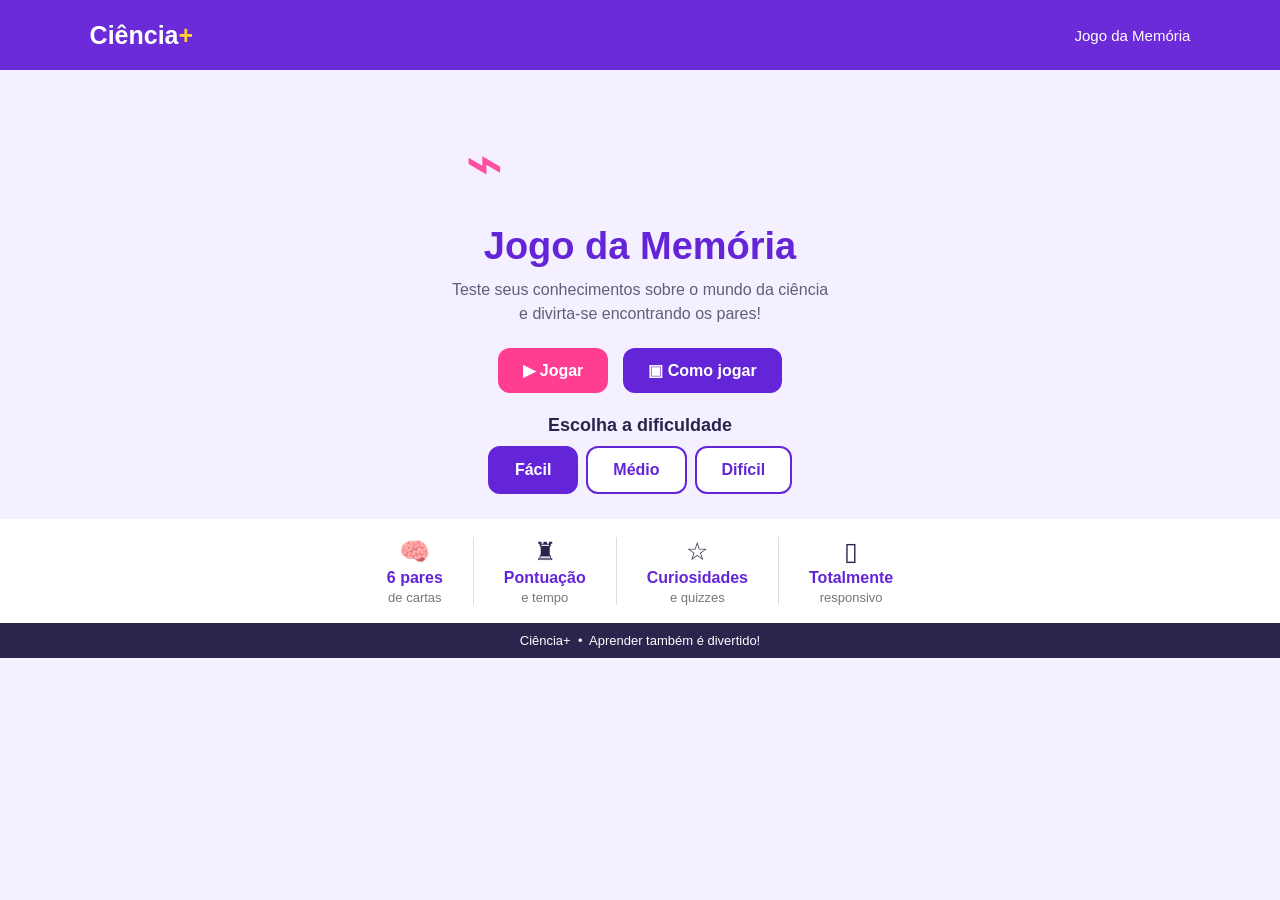
<file: html/index.html>
<!DOCTYPE html>
<html lang="pt-BR">
<head>
  <meta charset="UTF-8">
  <meta name="viewport" content="width=device-width, initial-scale=1.0">
  <title>Ciência+ | Jogo da Memória</title>
  <link rel="stylesheet" href="../css/style.css">
</head>
<body>
  <div class="page">

    <header class="header">
      <div class="brand">
        <div class="atom-logo" aria-hidden="true">
          <span class="nucleus"></span>
          <span class="orbit orbit-1"></span>
          <span class="orbit orbit-2"></span>
          <span class="orbit orbit-3"></span>
        </div>
        <span>Ciência<span class="plus">+</span></span>
      </div>
      <div class="header-title">Jogo da Memória</div>
    </header>

    <main>
      <section class="hero">
        <div class="science-illustration" aria-hidden="true">
          <div class="dna">⌁</div>
          <div class="atom-big">
            <span class="nucleus"></span>
            <span class="orbit orbit-1"></span>
            <span class="orbit orbit-2"></span>
            <span class="orbit orbit-3"></span>
          </div>
          <div class="flask">
            <span></span>
          </div>
          <i class="dot dot-1"></i>
          <i class="dot dot-2"></i>
          <i class="dot dot-3"></i>
          <i class="dot dot-4"></i>
        </div>

        <h1>Jogo da Memória</h1>
        <p class="subtitle">
          Teste seus conhecimentos sobre o mundo da ciência<br class="desktop">
          e divirta-se encontrando os pares!
        </p>

        <div class="main-buttons">
          <button class="btn btn-primary" id="playBtn">
            <span class="play-icon">▶</span>
            Jogar
          </button>

          <button class="btn btn-secondary" id="howBtn">
            <span class="book-icon">▣</span>
            Como jogar
          </button>
        </div>

        <div class="difficulty">
          <h2>Escolha a dificuldade</h2>
          <div class="difficulty-options">
            <button class="difficulty-btn active" data-difficulty="facil">Fácil</button>
            <button class="difficulty-btn" data-difficulty="medio">Médio</button>
            <button class="difficulty-btn" data-difficulty="dificil">Difícil</button>
          </div>
        </div>
      </section>

      <section class="highlights">
        <div class="highlight">
          <div class="highlight-icon">🧠</div>
          <strong>6 pares</strong>
          <span>de cartas</span>
        </div>

        <div class="divider"></div>

        <div class="highlight">
          <div class="highlight-icon">♜</div>
          <strong>Pontuação</strong>
          <span>e tempo</span>
        </div>

        <div class="divider"></div>

        <div class="highlight">
          <div class="highlight-icon">☆</div>
          <strong>Curiosidades</strong>
          <span>e quizzes</span>
        </div>

        <div class="divider"></div>

        <div class="highlight">
          <div class="highlight-icon">▯</div>
          <strong>Totalmente</strong>
          <span>responsivo</span>
        </div>
      </section>
    </main>

    <footer class="footer">
      <span>Ciência+ &nbsp;•&nbsp; Aprender também é divertido!</span>
      <div class="footer-atom" aria-hidden="true">
        <span class="nucleus"></span>
        <span class="orbit orbit-1"></span>
        <span class="orbit orbit-2"></span>
      </div>
    </footer>
  </div>

  <div class="modal" id="howModal" aria-hidden="true">
    <div class="modal-content">
      <button class="close-modal" id="closeModal" aria-label="Fechar">×</button>
      <h2>Como jogar?</h2>
      <ol>
        <li>Escolha o nível de dificuldade.</li>
        <li>Vire duas cartas para encontrar um par.</li>
        <li>Combine todas as cartas para completar o jogo.</li>
        <li>Ao acertar, você poderá descobrir uma curiosidade científica.</li>
      </ol>
      <button class="btn btn-primary modal-ok" id="modalOk">Entendi</button>
    </div>
  </div>

  <script src="../js/script.js"></script>
</body>
</html>
</file>
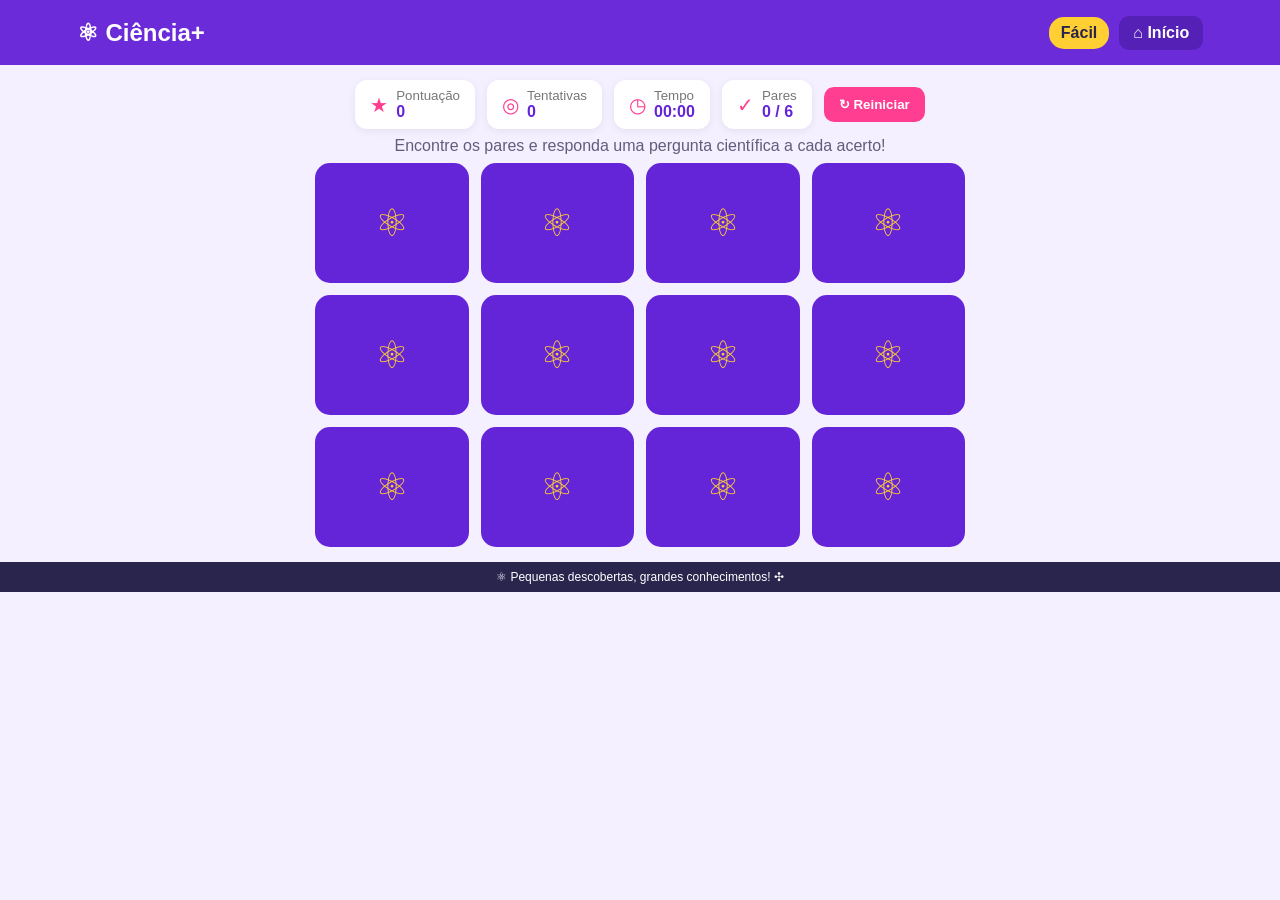
<file: html/jogo.html>
<!DOCTYPE html>
<html lang="pt-BR">
<head>
  <meta charset="UTF-8">
  <meta name="viewport" content="width=device-width, initial-scale=1.0">
  <title>Ciência+ | Jogo da Memória</title>
  <link rel="stylesheet" href="../css/jogo.css">
</head>
<body>
  <div class="game-page">
    <header class="game-header">
      <a class="brand" href="index.html" aria-label="Voltar para o início">
        <span class="mini-atom">⚛</span>
        <span>Ciência<span>+</span></span>
      </a>
      <div class="header-right">
        <span class="difficulty-badge" id="difficultyBadge">Fácil</span>
        <a class="home-btn" href="index.html"><span>⌂</span> Início</a>
      </div>
    </header>

    <main class="game-main">
      <section class="status-bar">
        <div class="status-item">
          <span class="status-icon">★</span>
          <div><small>Pontuação</small><strong id="score">120</strong></div>
        </div>
        <div class="status-item">
          <span class="status-icon">◎</span>
          <div><small>Tentativas</small><strong id="attempts">0</strong></div>
        </div>
        <div class="status-item">
          <span class="status-icon">◷</span>
          <div><small>Tempo</small><strong id="timer">00:00</strong></div>
        </div>
        <div class="status-item pairs-status">
          <span class="status-icon">✓</span>
          <div><small>Pares</small><strong id="pairsFound">0 / 6</strong></div>
        </div>
        <button class="restart-btn" id="restartBtn"><span>↻</span> Reiniciar</button>
      </section>

      <p class="instruction">Encontre os pares e responda uma pergunta científica a cada acerto!</p>
      <section class="board" id="board" aria-label="Tabuleiro do jogo da memória"></section>
    </main>

    <div class="pair-modal" id="pairModal" aria-hidden="true">
      <div class="pair-card">
        <button class="close" id="closePair" aria-label="Fechar">×</button>
        <div class="pair-top">
          <div class="pair-icon" id="pairIcon">🧬</div>
          <div class="pair-content">
            <span class="pair-label">PAR ENCONTRADO!</span>
            <h2 id="pairName">DNA</h2>
            <p id="pairDescription"></p>
          </div>
        </div>

        <div class="question-box">
          <div class="question-title">💡 Quiz do par</div>
          <p id="pairQuestion"></p>
          <div class="question-options" id="questionOptions"></div>
          <p class="question-feedback" id="questionFeedback" aria-live="polite"></p>
        </div>

        <div class="curiosity">
          <div class="bulb">✦</div>
          <div>
            <strong>Curiosidade:</strong>
            <p id="pairCuriosity"></p>
          </div>
        </div>
        <button class="continue-btn" id="continueBtn" disabled>Responder para continuar</button>
      </div>
    </div>

    <footer class="game-footer">
      <span class="footer-logo">⚛</span>
      <span>Pequenas descobertas, grandes conhecimentos!</span>
      <span class="molecule">✣</span>
    </footer>
  </div>

  <script src="../js/jogo.js"></script>
</body>
</html>
</file>
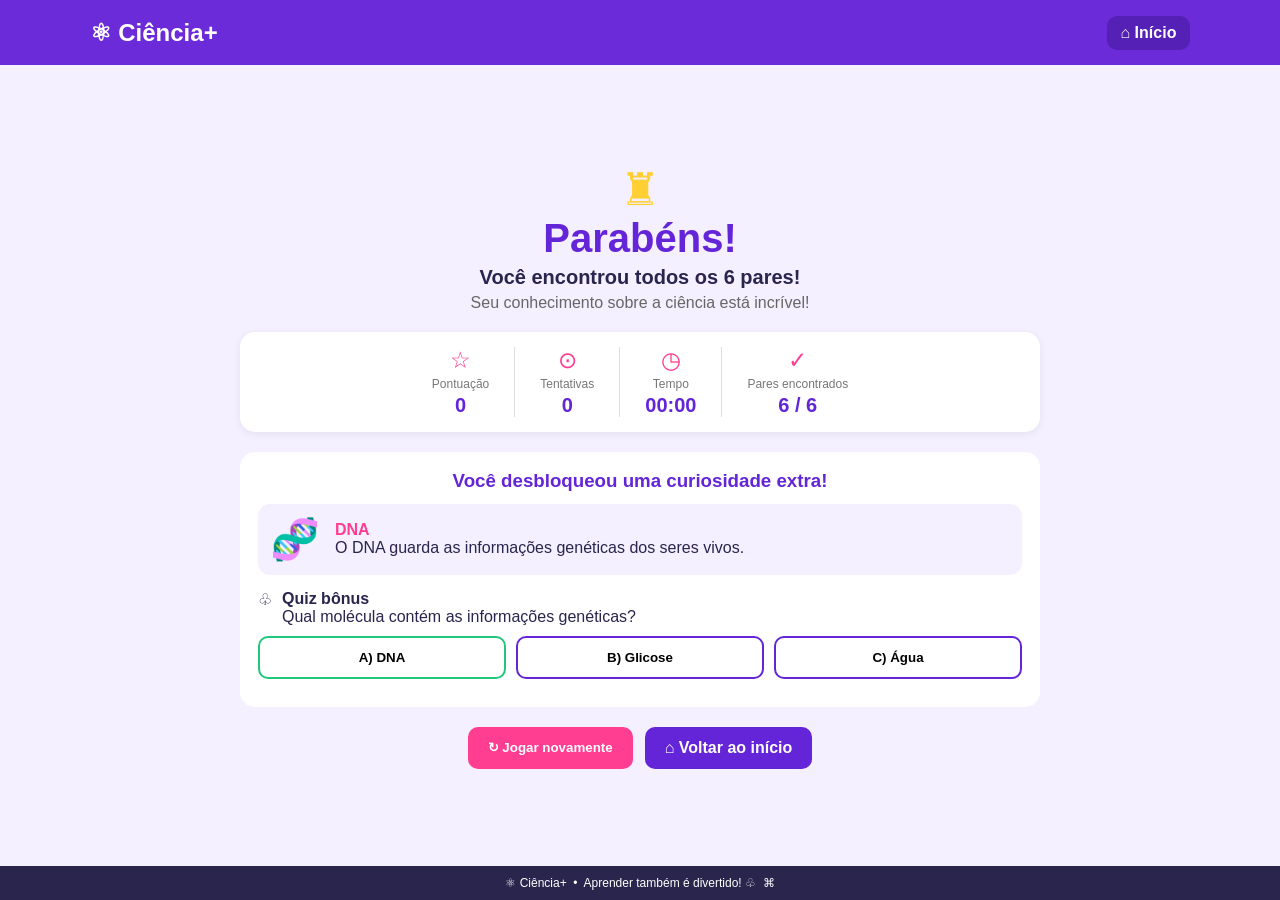
<file: html/resultado.html>
<!DOCTYPE html>
<html lang="pt-BR">
<head>
  <meta charset="UTF-8">
  <meta name="viewport" content="width=device-width, initial-scale=1.0">
  <title>Ciência+ | Resultado</title>
  <link rel="stylesheet" href="../css/resultado.css">
</head>
<body>
  <div class="result-page">
    <header class="result-header">
      <a href="index.html" class="brand" aria-label="Voltar ao início">
        <span class="atom">⚛</span>
        <span>Ciência<span class="plus">+</span></span>
      </a>
      <a href="index.html" class="home-btn"><span>⌂</span> Início</a>
    </header>

    <main class="result-main">
      <section class="victory">
        <div class="trophy">♜</div>
        <h1>Parabéns!</h1>
        <h2>Você encontrou todos os 6 pares!</h2>
        <p>Seu conhecimento sobre a ciência está incrível!</p>
      </section>

      <section class="stats">
        <div class="stat">
          <span class="stat-icon">☆</span>
          <span class="label">Pontuação</span>
          <strong id="resultScore">820</strong>
        </div>
        <div class="separator"></div>
        <div class="stat">
          <span class="stat-icon">⊙</span>
          <span class="label">Tentativas</span>
          <strong id="resultAttempts">14</strong>
        </div>
        <div class="separator"></div>
        <div class="stat">
          <span class="stat-icon">◷</span>
          <span class="label">Tempo</span>
          <strong id="resultTime">02:31</strong>
        </div>
        <div class="separator"></div>
        <div class="stat">
          <span class="stat-icon">✓</span>
          <span class="label">Pares encontrados</span>
          <strong>6 / 6</strong>
        </div>
      </section>

      <section class="bonus">
        <h3>Você desbloqueou uma curiosidade extra!</h3>

        <div class="fact-card">
          <div class="fact-icon" id="factIcon">🧬</div>
          <div>
            <h4 id="factName">DNA</h4>
            <p id="factDescription">
              O DNA guarda as informações genéticas dos seres vivos.
            </p>
          </div>
        </div>

        <div class="quiz">
          <div class="quiz-title">
            <span class="bulb">♧</span>
            <div>
              <strong>Quiz bônus</strong>
              <p>Qual molécula contém as informações genéticas?</p>
            </div>
          </div>

          <div class="answers">
            <button class="answer correct" data-answer="DNA">A) DNA</button>
            <button class="answer" data-answer="Glicose">B) Glicose</button>
            <button class="answer" data-answer="Água">C) Água</button>
          </div>

          <p class="quiz-feedback" id="quizFeedback"></p>
        </div>
      </section>

      <section class="actions">
        <button class="action-primary" id="playAgain">
          <span>↻</span> Jogar novamente
        </button>
        <a href="index.html" class="action-secondary">
          <span>⌂</span> Voltar ao início
        </a>
      </section>
    </main>

    <footer class="result-footer">
      <span class="footer-atom">⚛</span>
      <span>Ciência+ &nbsp;•&nbsp; Aprender também é divertido!</span>
      <span class="footer-icons">♧ &nbsp;⌘</span>
    </footer>
  </div>

  <script src="../js/resultado.js"></script>
</body>
</html>
</file>
<file: css/style.css>
* {
  box-sizing: border-box;
  margin: 0;
  padding: 0;
}

body {
  font-family: Arial, sans-serif;
  background: #f4f0ff;
  color: #29254d;
}

.page {
  min-height: 100vh;
  display: flex;
  flex-direction: column;
}

.header,
.game-header,
.result-header {
  height: 70px;
  padding: 0 7%;
  display: flex;
  align-items: center;
  justify-content: space-between;
  background: #6c2bd9;
  color: white;
}

.brand {
  color: white;
  text-decoration: none;
  font-size: 25px;
  font-weight: bold;
}

.plus {
  color: #ffcf33;
}

.header-title {
  font-size: 15px;
}

.hero {
  text-align: center;
  padding: 25px 20px;
  flex: 1;
}

.science-illustration {
  height: 120px;
  position: relative;
  max-width: 500px;
  margin: auto;
}

.dna {
  position: absolute;
  left: 15%;
  top: 30px;
  font-size: 65px;
  color: #ff4fa3;
}

.atom-big {
  position: absolute;
  left: 42%;
  top: 20px;
  font-size: 75px;
  color: #24b8ff;
}

.flask {
  position: absolute;
  right: 15%;
  top: 25px;
  font-size: 60px;
  color: #7b3ff2;
}

.hero h1 {
  color: #6425d8;
  font-size: 38px;
  margin: 10px 0;
}

.subtitle {
  color: #625d7a;
  line-height: 1.5;
}

.main-buttons {
  display: flex;
  justify-content: center;
  gap: 15px;
  margin: 22px 0;
}

.btn,
.difficulty-btn {
  border: 0;
  border-radius: 12px;
  padding: 13px 25px;
  font-size: 16px;
  font-weight: bold;
  cursor: pointer;
}

.btn-primary {
  background: #ff3d91;
  color: white;
}

.btn-secondary {
  background: #6425d8;
  color: white;
}

.btn:hover,
.difficulty-btn:hover {
  transform: scale(1.03);
}

.difficulty h2 {
  font-size: 18px;
  margin-bottom: 10px;
}

.difficulty-options {
  display: flex;
  justify-content: center;
  gap: 8px;
}

.difficulty-btn {
  background: white;
  color: #6425d8;
  border: 2px solid #6425d8;
}

.difficulty-btn.active {
  background: #6425d8;
  color: white;
}

.highlights {
  background: white;
  display: flex;
  justify-content: center;
  gap: 30px;
  padding: 18px;
}

.highlight {
  text-align: center;
  display: flex;
  flex-direction: column;
  gap: 3px;
}

.highlight-icon {
  font-size: 25px;
}

.highlight strong {
  color: #6425d8;
}

.highlight span {
  font-size: 13px;
  color: #777;
}

.divider {
  width: 1px;
  background: #ddd;
}

.footer {
  background: #29254d;
  color: white;
  text-align: center;
  padding: 10px;
  font-size: 13px;
}

.modal,
.pair-modal {
  display: none;
  position: fixed;
  inset: 0;
  background: #0008;
  align-items: center;
  justify-content: center;
  z-index: 10;
}

.modal.open,
.pair-modal.open {
  display: flex;
}

.modal-content {
  background: white;
  width: 90%;
  max-width: 450px;
  padding: 30px;
  border-radius: 20px;
  position: relative;
}

.modal-content h2 {
  color: #6425d8;
  margin-bottom: 15px;
}

.modal-content li {
  margin: 10px 0;
}

.close-modal {
  position: absolute;
  right: 15px;
  top: 10px;
  border: 0;
  background: none;
  font-size: 28px;
  cursor: pointer;
}

.modal-ok {
  margin-top: 15px;
}

@media (max-width: 600px) {
  .header-title {
    display: none;
  }

  .hero h1 {
    font-size: 30px;
  }

  .main-buttons,
  .difficulty-options,
  .highlights {
    flex-wrap: wrap;
  }

  .science-illustration {
    height: 90px;
  }

  .highlights {
    gap: 15px;
  }
}
</file>
<file: css/jogo.css>
* {
  box-sizing: border-box;
  margin: 0;
  padding: 0;
}

body {
  font-family: Arial, sans-serif;
  background: #f4f0ff;
  color: #29254d;
}

.game-page {
  min-height: 100vh;
}

.game-header {
  height: 65px;
  padding: 0 6%;
  background: #6c2bd9;
  display: flex;
  align-items: center;
  justify-content: space-between;
}

.brand,
.home-btn {
  color: white;
  text-decoration: none;
  font-weight: bold;
}

.brand {
  font-size: 24px;
}

.header-right {
  display: flex;
  gap: 10px;
  align-items: center;
}

.difficulty-badge {
  background: #ffcf33;
  color: #29254d;
  padding: 7px 12px;
  border-radius: 15px;
  font-weight: bold;
}

.home-btn {
  background: #5420b5;
  padding: 8px 14px;
  border-radius: 10px;
}

.game-main {
  max-width: 850px;
  margin: auto;
  padding: 15px;
}

.status-bar {
  display: flex;
  justify-content: center;
  align-items: center;
  gap: 12px;
  flex-wrap: wrap;
  margin-bottom: 8px;
}

.status-item {
  background: white;
  padding: 8px 15px;
  border-radius: 12px;
  display: flex;
  gap: 8px;
  align-items: center;
  box-shadow: 0 2px 8px #0001;
}

.status-icon {
  color: #ff3d91;
  font-size: 20px;
}

.status-item small {
  display: block;
  color: #777;
}

.status-item strong {
  color: #6425d8;
}

.restart-btn {
  border: 0;
  background: #ff3d91;
  color: white;
  padding: 10px 15px;
  border-radius: 10px;
  cursor: pointer;
  font-weight: bold;
}

.instruction {
  text-align: center;
  margin: 8px;
  color: #625d7a;
}

.board {
  display: grid;
  grid-template-columns: repeat(4, 1fr);
  gap: 12px;
  max-width: 650px;
  margin: auto;
}

.memory-card {
  height: 120px;
  border: 0;
  background: transparent;
  cursor: pointer;
  perspective: 700px;
}

.card-inner {
  width: 100%;
  height: 100%;
  position: relative;
  transition: transform .4s;
  transform-style: preserve-3d;
}

.memory-card.flipped .card-inner,
.memory-card.matched .card-inner {
  transform: rotateY(180deg);
}

.card-face {
  position: absolute;
  inset: 0;
  backface-visibility: hidden;
  border-radius: 15px;
  display: flex;
  align-items: center;
  justify-content: center;
  flex-direction: column;
}

.card-back {
  background: #6425d8;
  color: #ffcf33;
  font-size: 38px;
}

.card-front {
  background: white;
  color: #6425d8;
  transform: rotateY(180deg);
  border: 3px solid #ff3d91;
}

.card-front .icon {
  font-size: 35px;
}

.card-front .name {
  font-weight: bold;
  margin-top: 5px;
}

.pair-modal {
  display: none;
  position: fixed;
  inset: 0;
  background: #0008;
  align-items: center;
  justify-content: center;
  z-index: 1000;
}

.pair-modal.open {
  display: flex;
}

.pair-card {
  background: white;
  width: 90%;
  max-width: 520px;
  padding: 25px;
  border-radius: 20px;
  position: relative;
}

.pair-top {
  display: flex;
  gap: 15px;
  align-items: center;
}

.pair-icon {
  font-size: 45px;
}

.pair-label {
  color: #ff3d91;
  font-size: 12px;
  font-weight: bold;
}

.pair-content h2 {
  color: #6425d8;
}

.close {
  position: absolute;
  right: 15px;
  top: 10px;
  border: 0;
  background: none;
  font-size: 28px;
  cursor: pointer;
}

.question-box,
.curiosity {
  margin-top: 15px;
  padding: 15px;
  border-radius: 12px;
  background: #f4f0ff;
}

.question-title {
  font-weight: bold;
  color: #6425d8;
}

.question-options {
  display: flex;
  flex-direction: column;
  gap: 7px;
  margin-top: 10px;
}

.question-option {
  padding: 10px;
  border: 2px solid #ddd;
  border-radius: 8px;
  background: white;
  cursor: pointer;
  text-align: left;
}

.question-option:hover,
.question-option.correct {
  border-color: #21c77a;
  background: #e5fff3;
}

.question-option.wrong {
  border-color: #ff3d5a;
  background: #ffe8ed;
}

.question-feedback {
  margin-top: 8px;
  font-weight: bold;
}

.continue-btn {
  width: 100%;
  margin-top: 15px;
  padding: 12px;
  border: 0;
  border-radius: 10px;
  background: #6425d8;
  color: white;
  font-weight: bold;
}

.continue-btn:disabled {
  opacity: .5;
}

.game-footer {
  text-align: center;
  padding: 8px;
  background: #29254d;
  color: white;
  font-size: 12px;
}

@media (max-width: 600px) {
  .board {
    grid-template-columns: repeat(3, 1fr);
    gap: 8px;
  }

  .memory-card {
    height: 105px;
  }

  .status-bar {
    gap: 6px;
  }

  .status-item {
    padding: 7px 10px;
  }

  .pair-card {
    max-height: 90vh;
    overflow-y: auto;
  }
}
</file>
<file: css/resultado.css>
* {
  box-sizing: border-box;
  margin: 0;
  padding: 0;
}

body {
  font-family: Arial, sans-serif;
  background: #f4f0ff;
  color: #29254d;
}

.result-page {
  min-height: 100vh;
  display: flex;
  flex-direction: column;
}

.result-header {
  height: 65px;
  padding: 0 7%;
  background: #6c2bd9;
  display: flex;
  justify-content: space-between;
  align-items: center;
}

.brand,
.home-btn {
  color: white;
  text-decoration: none;
  font-weight: bold;
}

.brand {
  font-size: 24px;
}

.home-btn {
  background: #5420b5;
  padding: 8px 14px;
  border-radius: 10px;
}

.result-main {
  width: 90%;
  max-width: 800px;
  margin: auto;
  text-align: center;
  padding: 20px 0;
}

.victory h1 {
  color: #6425d8;
  font-size: 40px;
}

.victory h2 {
  font-size: 20px;
  margin: 5px;
}

.trophy {
  font-size: 45px;
  color: #ffcf33;
}

.victory p {
  color: #666;
}

.stats {
  background: white;
  margin: 20px 0;
  padding: 15px;
  border-radius: 15px;
  display: flex;
  justify-content: center;
  gap: 25px;
  box-shadow: 0 2px 8px #0001;
}

.stat {
  display: flex;
  flex-direction: column;
  gap: 3px;
}

.stat-icon {
  color: #ff3d91;
  font-size: 23px;
}

.stat .label {
  color: #777;
  font-size: 12px;
}

.stat strong {
  color: #6425d8;
  font-size: 20px;
}

.separator {
  width: 1px;
  background: #ddd;
}

.bonus {
  background: white;
  padding: 18px;
  border-radius: 15px;
}

.bonus h3 {
  color: #6425d8;
  margin-bottom: 12px;
}

.fact-card {
  display: flex;
  align-items: center;
  gap: 15px;
  text-align: left;
  padding: 12px;
  background: #f4f0ff;
  border-radius: 12px;
}

.fact-icon {
  font-size: 40px;
}

.fact-card h4 {
  color: #ff3d91;
}

.quiz {
  margin-top: 15px;
}

.quiz-title {
  display: flex;
  gap: 10px;
  text-align: left;
  margin-bottom: 10px;
}

.answers {
  display: flex;
  gap: 10px;
}

.answer {
  flex: 1;
  padding: 12px;
  border: 2px solid #6425d8;
  border-radius: 10px;
  background: white;
  cursor: pointer;
  font-weight: bold;
}

.answer:hover,
.answer.selected {
  background: #6425d8;
  color: white;
}

.answer.correct {
  border-color: #21c77a;
}

.answer.wrong {
  border-color: #ff3d5a;
  background: #ffe8ed;
}

.quiz-feedback {
  margin-top: 10px;
  font-weight: bold;
}

.actions {
  display: flex;
  justify-content: center;
  gap: 12px;
  margin-top: 20px;
}

.action-primary,
.action-secondary {
  border: 0;
  border-radius: 10px;
  padding: 12px 20px;
  text-decoration: none;
  font-weight: bold;
  cursor: pointer;
}

.action-primary {
  background: #ff3d91;
  color: white;
}

.action-secondary {
  background: #6425d8;
  color: white;
}

.result-footer {
  background: #29254d;
  color: white;
  text-align: center;
  padding: 10px;
  font-size: 12px;
}

@media (max-width: 600px) {
  .stats {
    gap: 10px;
    flex-wrap: wrap;
  }

  .separator {
    display: none;
  }

  .answers,
  .actions {
    flex-direction: column;
  }

  .victory h1 {
    font-size: 32px;
  }
}
</file>
